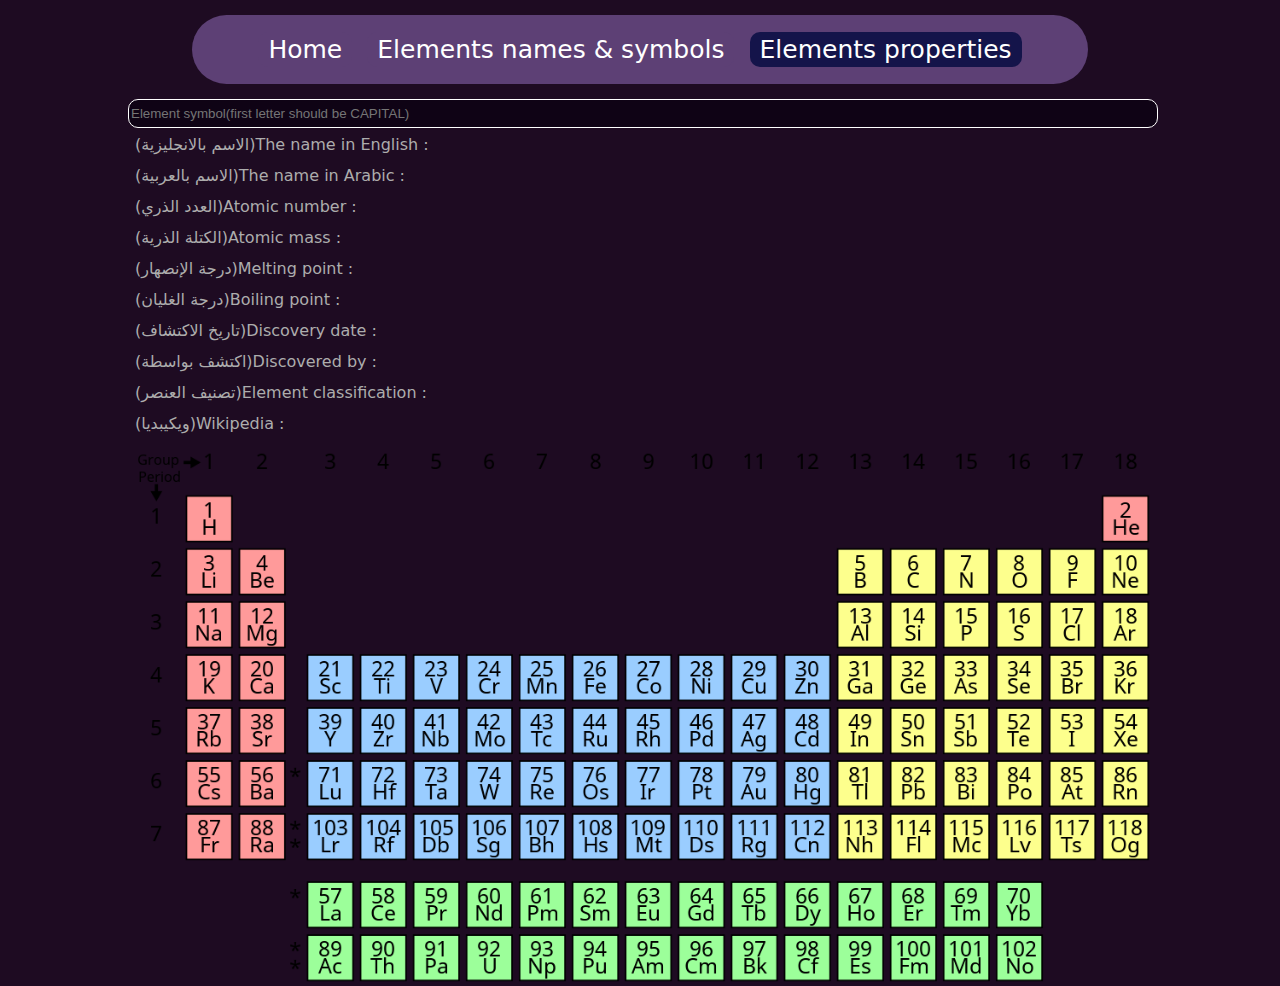
<file: index.html>
<!DOCTYPE html>
<html lang="en">
<head>
    <meta charset="UTF-8">
    <title>Elemets properties</title>
    <link rel="stylesheet" href="css/Element properties style.css">
</head>
<body>
    <!-- <header><h1>Chemical Elements</h1></header> -->
    
        <div id="navbar">
             <a href=""><span>Home</span></a>
             <a class="nvlinks" href="Elements names & symbols.html"><span>Elements names & symbols</span></a>
             <a class="nvlinks" id="ep" href=""><span>Elements properties</span></a>
        </div>
    <div id="container">

        <div id="inputs">
            <input type="text" onkeyup="showData(this.value)" id="inp" placeholder="Element symbol(first letter should be CAPITAL)">
        </div>
        <div id="table">
            <table>
                <tr>
                    <td class="head1">(الاسم بالانجليزية)The name in English :</td>
                    <td id="name_en"></td>
                </tr>
                <tr>
                    <td class="head1">(الاسم بالعربية)The name in Arabic :</td>
                    <td id="name_ar"></td>
                </tr>
                <tr>
                    <td class="head1">(العدد الذري)Atomic number :</td>
                    <td id="an"></td>
                </tr>
                <tr>
                    <td class="head1">(الكتلة الذرية)Atomic mass :</td>
                    <td id="am"></td>
                </tr>
                <tr>
                    <td class="head1">(درجة الإنصهار)Melting point :</td>
                    <td id="mp"></td>
                </tr>
                <tr>
                    <td class="head1">(درجة الغليان)Boiling point :</td>
                    <td id="bp"></td>
                </tr>
                <tr>
                    <td class="head1">(تاريخ الاكتشاف)Discovery date :</td>
                    <td id="dd"></td>
                </tr>
                <tr>
                    <td class="head1">(اكتشف بواسطة)Discovered by :</td>
                    <td id="db"></td>
                </tr>
                <tr>
                    <td class="head1">(تصنيف العنصر)Element classification :</td>
                    <td id="ec"></td>
                </tr>
                <tr>
                    <td class="head1">(ويكيبديا)Wikipedia :</td>
                    <td id="wi"></td>
                </tr>
            </table>
        </div>
        <img src="photos/Simple_Periodic_Table_Chart-blocks.svg.png" alt="photo">
    </div>
    <script src="js/database.js"></script>
    <script src="js/Elements properties main.js"></script>  
</body>
</html>
</file>
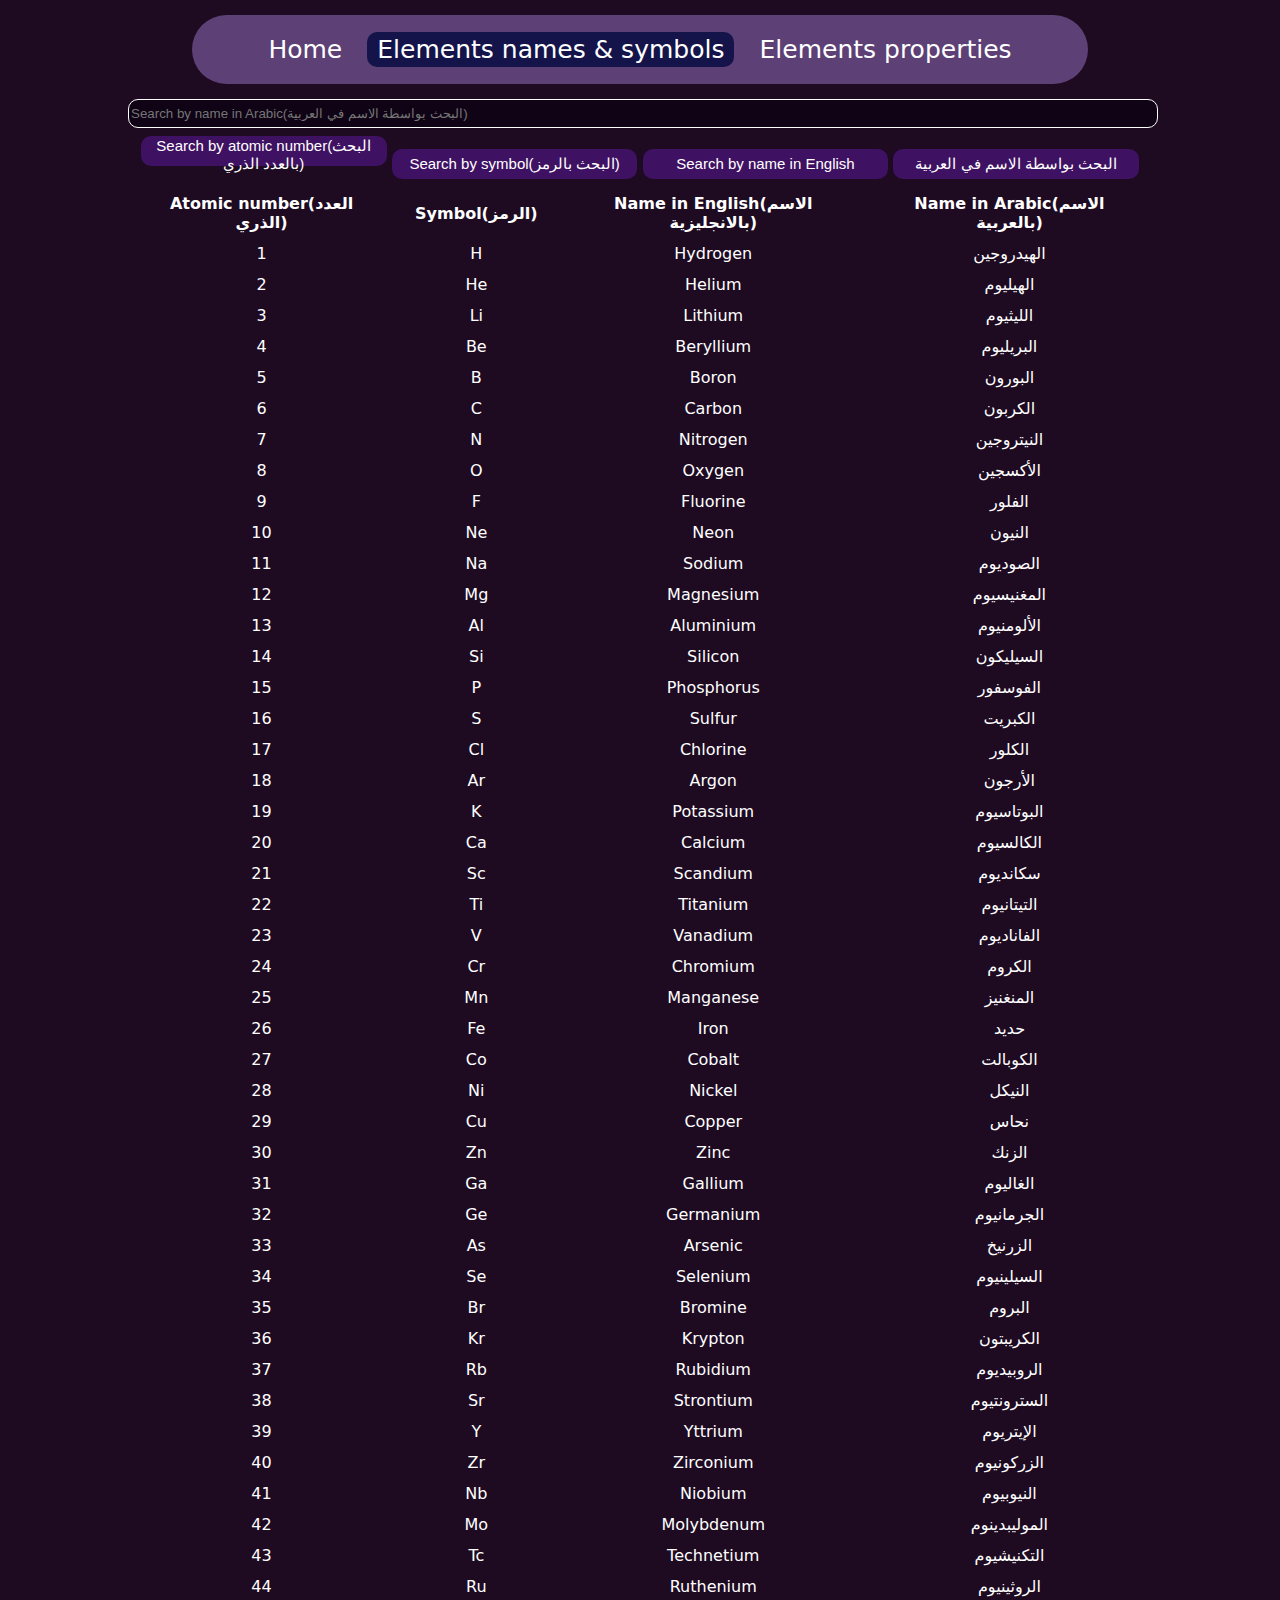
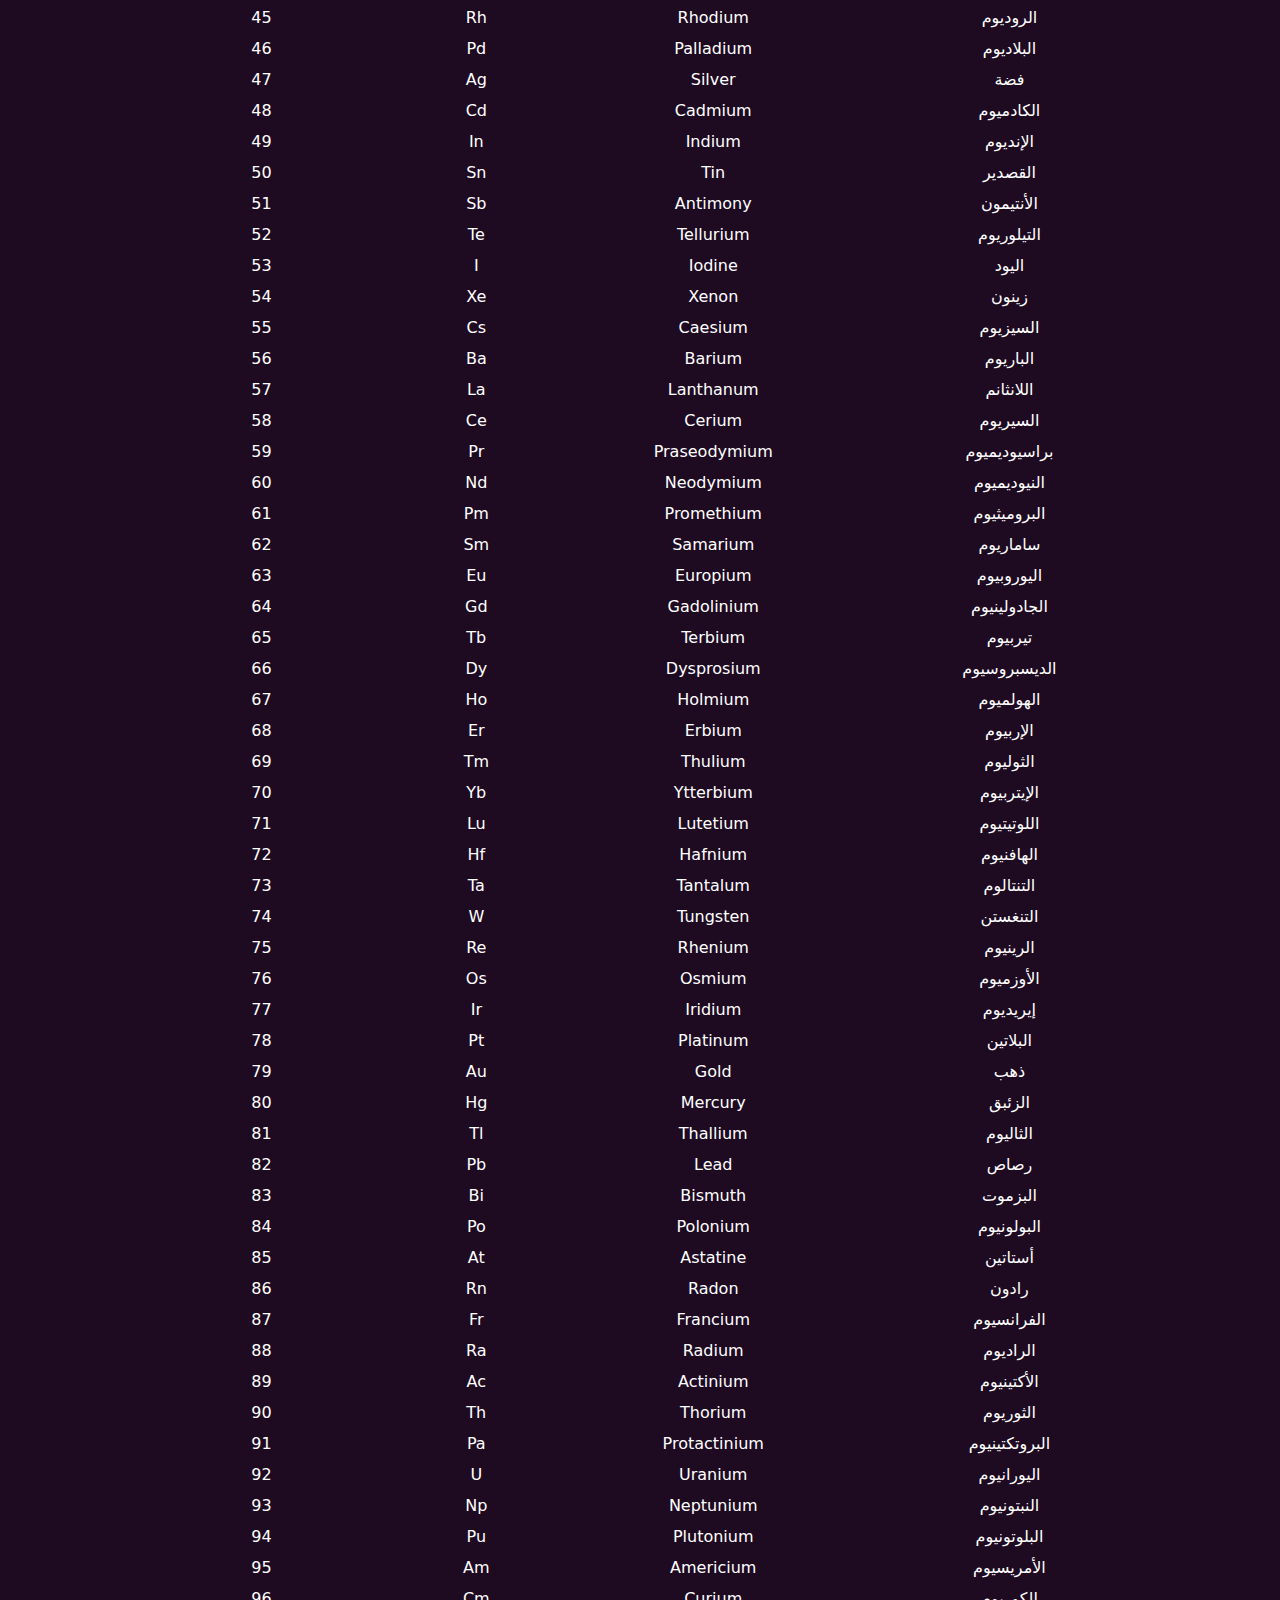
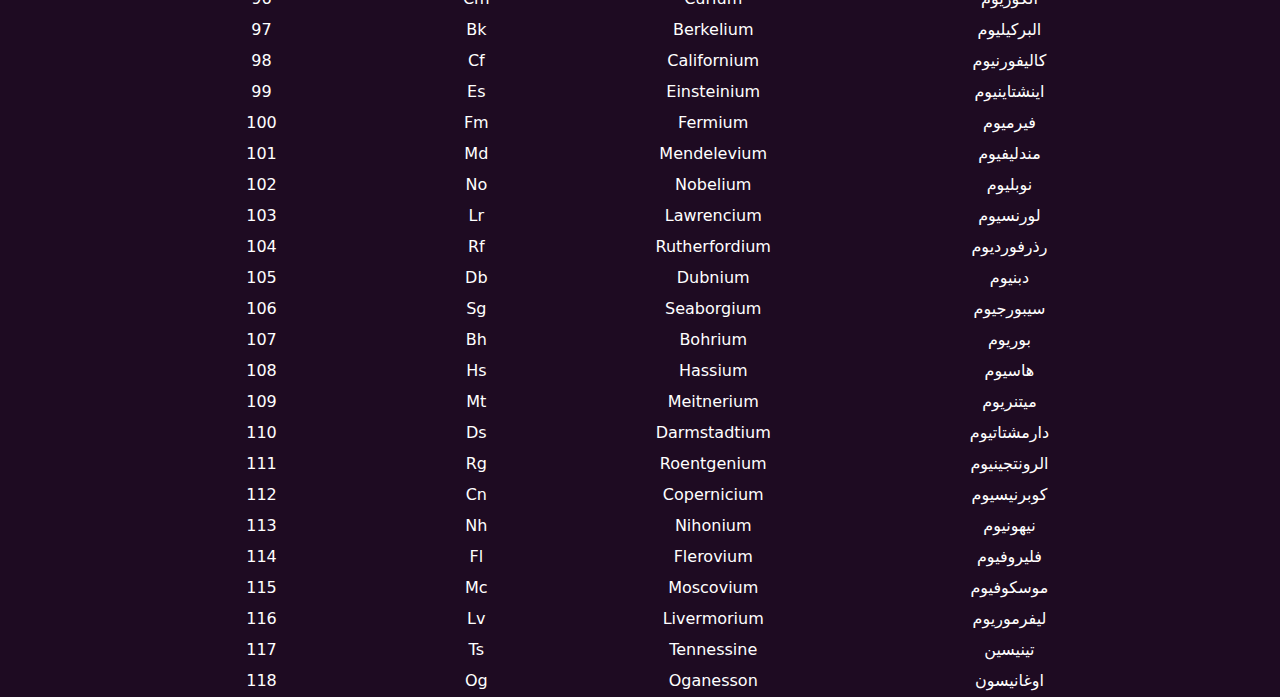
<file: Elements names & symbols.html>
<!DOCTYPE html>
<html lang="en">
<head>
    <meta charset="UTF-8">
    <title>Elements names & symbols</title>
    <link rel="stylesheet" href="css/Elements names & symbols style.css">
</head>
<body>
    <div id="navbar">
        <a href=""><span>Home</span></a>
        <a class="nvlinks" id="es" href=""><span>Elements names & symbols</span></a>
        <a class="nvlinks" href="index.html"><span>Elements properties</span></a>
   </div>
   <div id="container">
        <div id="inps">
            <input onkeyup="searchData(this.value)" type="text" placeholder="Search by name in Arabic(البحث بواسطة الاسم في العربية)" id="search">
            <button onclick="modType(this.id)" id="nSearch">Search by atomic number(البحث بالعدد الذري)</button>
            <button onclick="modType(this.id)" id="sSearch">Search by symbol(البحث بالرمز)</button>
            <button onclick="modType(this.id)" id="enSearch">Search by name in English</button>
            <button onclick="modType(this.id)" id="arSearch">البحث بواسطة الاسم في العربية</button>
        </div>
    <table>
        <tr>
            <th>Atomic number(العدد الذري)</th>
            <th>Symbol(الرمز)</th>
            <th>Name in English(الاسم بالانجليزية)</th>
            <th>Name in Arabic(الاسم بالعربية)</th>
        </tr>
        <tbody id="tbody">

        </tbody>
    </table>
   </div>

    <script src="js/database.js"></script>
    <script src="js/Elements names & symbols main.js"></script>
</body>
</html>
</file>
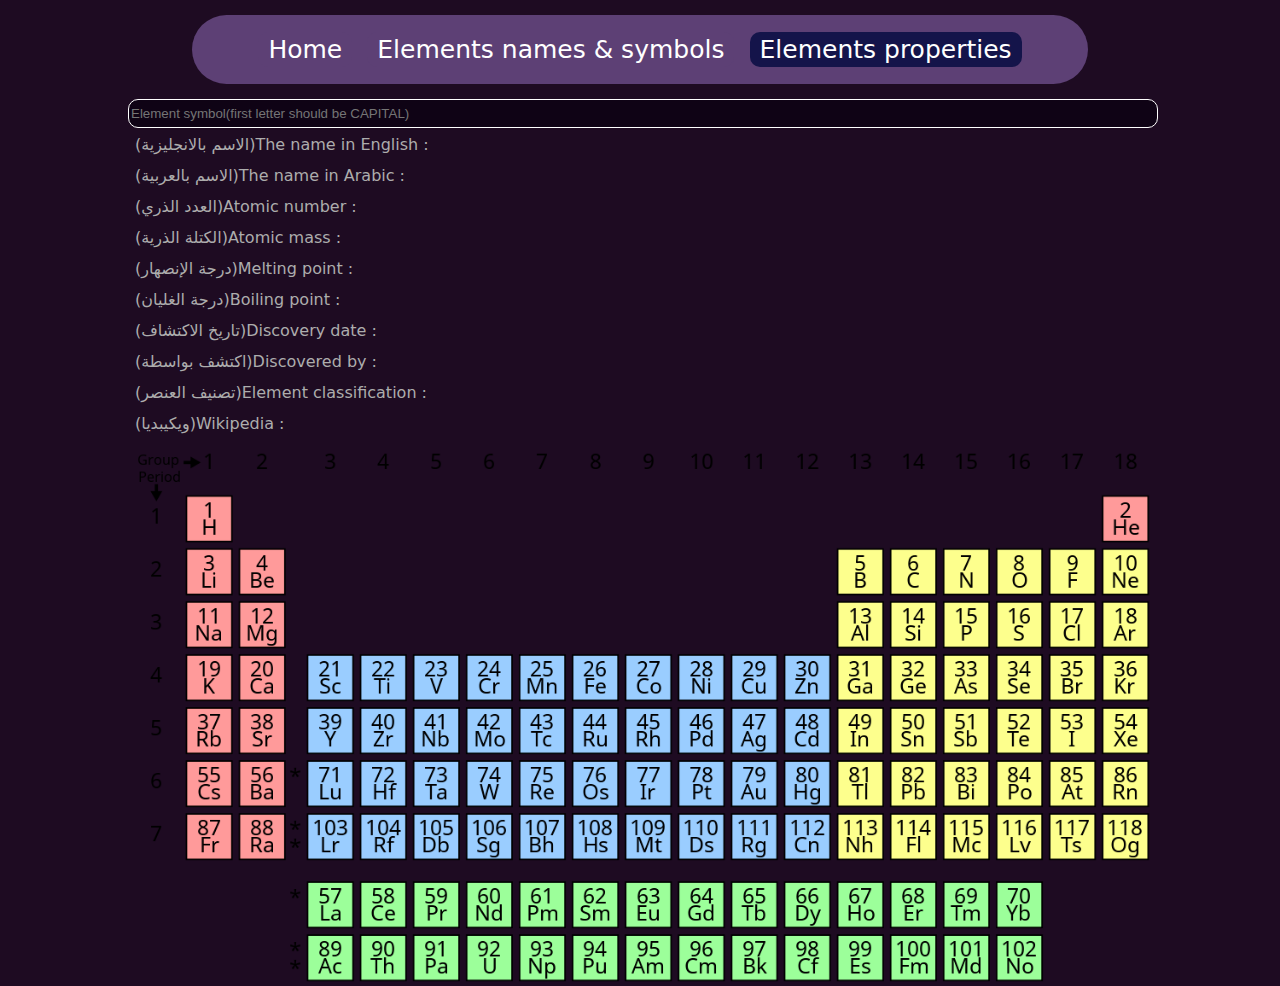
<file: Elemets properties.html>
<!DOCTYPE html>
<html lang="en">
<head>
    <meta charset="UTF-8">
    <title>Elemets properties</title>
    <link rel="stylesheet" href="css/Element properties style.css">
</head>
<body>
    <!-- <header><h1>Chemical Elements</h1></header> -->
    
        <div id="navbar">
             <a href=""><span>Home</span></a>
             <a class="nvlinks" href="Elements names & symbols.html"><span>Elements names & symbols</span></a>
             <a class="nvlinks" id="ep" href=""><span>Elements properties</span></a>
        </div>
    <div id="container">

        <div id="inputs">
            <input type="text" onkeyup="showData(this.value)" id="inp" placeholder="Element symbol(first letter should be CAPITAL)">
        </div>
        <div id="table">
            <table>
                <tr>
                    <td class="head1">(الاسم بالانجليزية)The name in English :</td>
                    <td id="name_en"></td>
                </tr>
                <tr>
                    <td class="head1">(الاسم بالعربية)The name in Arabic :</td>
                    <td id="name_ar"></td>
                </tr>
                <tr>
                    <td class="head1">(العدد الذري)Atomic number :</td>
                    <td id="an"></td>
                </tr>
                <tr>
                    <td class="head1">(الكتلة الذرية)Atomic mass :</td>
                    <td id="am"></td>
                </tr>
                <tr>
                    <td class="head1">(درجة الإنصهار)Melting point :</td>
                    <td id="mp"></td>
                </tr>
                <tr>
                    <td class="head1">(درجة الغليان)Boiling point :</td>
                    <td id="bp"></td>
                </tr>
                <tr>
                    <td class="head1">(تاريخ الاكتشاف)Discovery date :</td>
                    <td id="dd"></td>
                </tr>
                <tr>
                    <td class="head1">(اكتشف بواسطة)Discovered by :</td>
                    <td id="db"></td>
                </tr>
                <tr>
                    <td class="head1">(تصنيف العنصر)Element classification :</td>
                    <td id="ec"></td>
                </tr>
                <tr>
                    <td class="head1">(ويكيبديا)Wikipedia :</td>
                    <td id="wi"></td>
                </tr>
            </table>
        </div>
        <img src="photos/Simple_Periodic_Table_Chart-blocks.svg.png" alt="photo">
    </div>
    <script src="js/database.js"></script>
    <script src="js/Elements properties main.js"></script>  
</body>
</html>
</file>
<file: css/Element properties style.css>
*{
    margin: 0;
}
body{
    background: rgb(30, 11, 34);
    font-family: system-ui;
}
#container{
    width: 80%;
    margin: auto;

}
table{
    margin: auto;
    color: white;
    width: 100%;
}
input{
    width: 100%;
    height: 25px;
    margin: auto;
    outline: none;
    border: solid white 1px;
    background: rgb(15, 3, 21);
    border-radius: 10px;
    color: white;
    transition: 0.5s;
}
td{
    padding:5px 5px ;
}
header{
    color: white;
    margin: auto;
    width: 80%;
    text-align: center;
    padding: 15px;
}
input:focus{
    background: #3e284f;
    transform: scale(1.05);
}
img{
    width: 100%;
}
.head1{
    color: rgb(173, 173, 173);
}
#navbar{
    color: white;
    margin: 15px auto;
    text-align: center;
    padding: 20px 0;
    background: rgb(93, 64, 117);
    border-radius: 50px;
    width: 70%;
}
#navbar a{
    font-size: 25px;
    padding: 3px 10px;
    background: rgb(93, 64, 117);
    color: white;
    border: none white 2px;
    border-radius: 10px;
    text-decoration: none;
    transition: 0.5s;
    margin: auto 5px;
}
#navbar a:hover{
    background: rgb(20, 20, 74);
    letter-spacing: 1px;
}
#navbar #ep{
    background: rgb(20, 20, 74);
}
</file>
<file: css/Elements names & symbols style.css>
*{
    margin: 0;
}
body{
    background: rgb(30, 11, 34);
    font-family: system-ui;
}
#navbar{
    color: white;
    margin: 15px auto;
    text-align: center;
    padding: 20px 0;
    background: rgb(93, 64, 117);
    border-radius: 50px;
    width: 70%;
}
#navbar a{
    font-size: 25px;
    padding: 3px 10px;
    background: rgb(93, 64, 117);
    color: white;
    border: none white 2px;
    border-radius: 10px;
    text-decoration: none;
    transition: 0.5s;
    margin: auto 5px;
}
#navbar a:hover{
    background: rgb(20, 20, 74);
    letter-spacing: 1px;
}
#navbar #es{
    background: rgb(20, 20, 74);
}
#container{
    width: 80%;
    margin: auto;
    text-align: center;
    color: white;
}
table{
    margin: auto;
}
#inps input{
    width: 100%;
    color: white;
    border: solid 1px white;
    background: rgb(15, 3, 21);
    border-radius: 10px;
    height: 25px;
    outline: none;
    transition: 0.5s;
}
#inps input:focus{
    background: #3e284f;
    transform: scale(1.05);
}
#inps button{
    background: #3f1162;
    border: none;
    width: 24%;
    height: 30px;
    margin: 8px auto;
    border-radius: 10px;
    color: white;
    cursor: pointer;
    transition: 0.5s;
    font-size: 15px;
}
#inps button:hover{
    letter-spacing: 1px;
    background:rgb(20, 20, 74); 
}
th,td{
    padding: 5px 20px;
}
</file>
